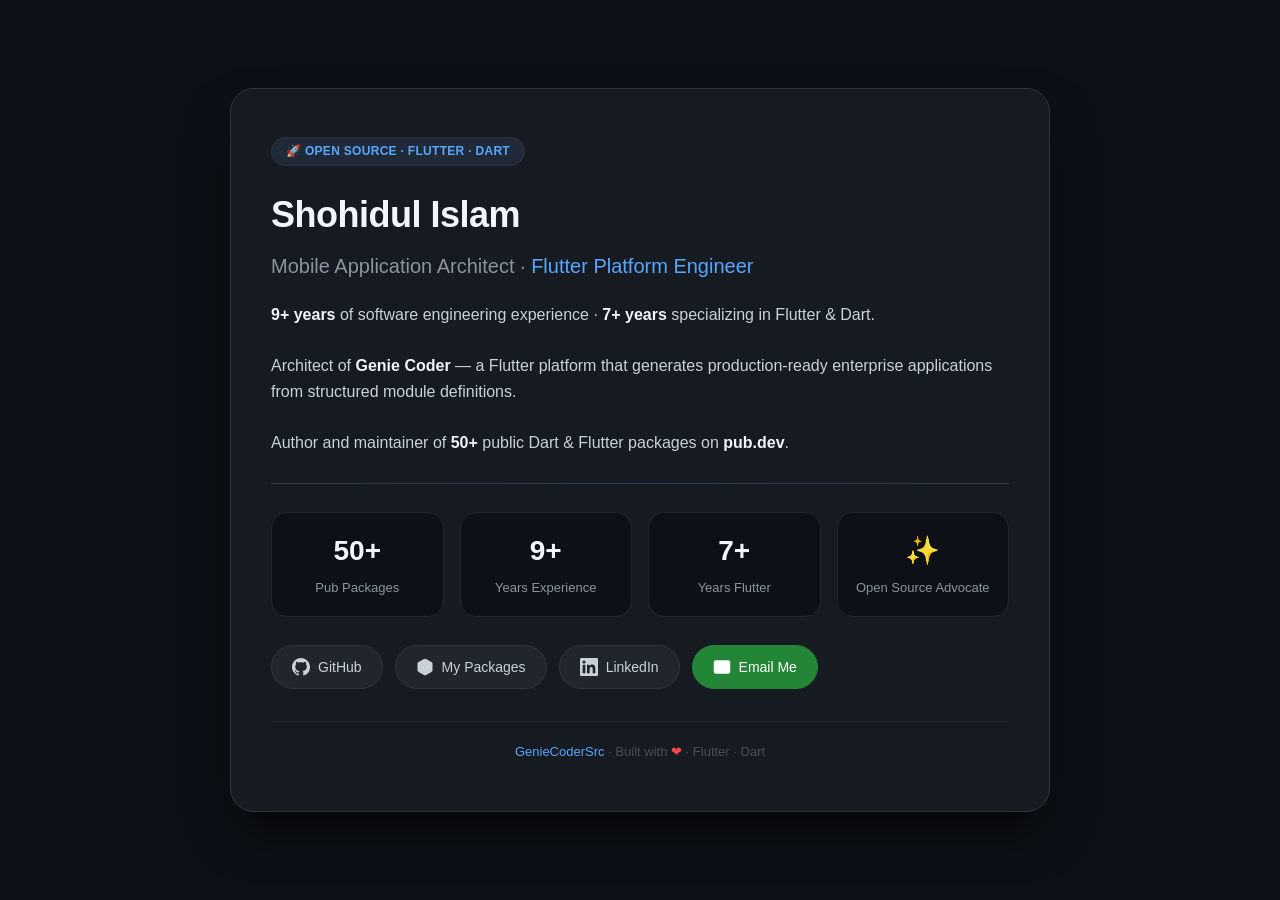
<file: index.html>
<!DOCTYPE html>
<html lang="en">
<head>
  <meta charset="UTF-8" />
  <meta name="viewport" content="width=device-width, initial-scale=1.0" />
  <title>Shohidul Islam | Flutter Platform Engineer</title>
  <meta name="description" content="Shohidul Islam — Mobile Application Architect & Flutter Platform Engineer. Author of 50+ pub.dev packages and creator of Genie Coder." />
  
  <meta property="og:title" content="Shohidul Islam | Flutter Platform Engineer" />
  <meta property="og:description" content="Mobile Application Architect & Flutter Platform Engineer. 50+ pub.dev packages. Creator of Genie Coder." />
  <meta property="og:url" content="https://geniecodersrc.github.io" />
  <meta property="og:type" content="website" />
  
  <style>
    /* ─── Reset & Base ─── */
    * {
      margin: 0;
      padding: 0;
      box-sizing: border-box;
    }

    body {
      font-family: -apple-system, BlinkMacSystemFont, 'Segoe UI', Roboto, Oxygen, Ubuntu, sans-serif;
      background: #0d1117;
      color: #e6edf3;
      min-height: 100vh;
      display: flex;
      align-items: center;
      justify-content: center;
      padding: 24px;
      line-height: 1.6;
    }

    /* ─── Card ─── */
    .card {
      max-width: 820px;
      width: 100%;
      background: #161b22;
      border: 1px solid #30363d;
      border-radius: 24px;
      padding: 48px 40px;
      box-shadow: 0 25px 50px -12px rgba(0, 0, 0, 0.8);
      transition: border-color 0.3s ease;
    }

    .card:hover {
      border-color: #58a6ff;
    }

    /* ─── Header ─── */
    .badge {
      display: inline-block;
      background: #1f2937;
      color: #58a6ff;
      font-size: 12px;
      font-weight: 600;
      padding: 4px 14px;
      border-radius: 20px;
      letter-spacing: 0.3px;
      text-transform: uppercase;
      margin-bottom: 20px;
      border: 1px solid #30363d;
    }

    h1 {
      font-size: 36px;
      font-weight: 700;
      letter-spacing: -0.5px;
      margin-bottom: 6px;
      color: #f0f6fc;
    }

    .title {
      font-size: 20px;
      font-weight: 400;
      color: #8b949e;
      margin-bottom: 20px;
    }

    .title span {
      color: #58a6ff;
      font-weight: 500;
    }

    /* ─── Divider ─── */
    .divider {
      height: 1px;
      background: linear-gradient(to right, #30363d, #58a6ff44, #30363d);
      margin: 24px 0 28px 0;
    }

    /* ─── Bio ─── */
    .bio {
      font-size: 16px;
      color: #c9d1d9;
      margin-bottom: 28px;
    }

    .bio strong {
      color: #f0f6fc;
    }

    /* ─── Stats Grid ─── */
    .stats {
      display: grid;
      grid-template-columns: repeat(auto-fit, minmax(140px, 1fr));
      gap: 16px;
      margin-bottom: 28px;
    }

    .stat-item {
      background: #0d1117;
      border: 1px solid #21262d;
      border-radius: 16px;
      padding: 16px 18px;
      text-align: center;
      transition: border-color 0.3s ease, transform 0.2s ease;
    }

    .stat-item:hover {
      border-color: #58a6ff;
      transform: translateY(-2px);
    }

    .stat-number {
      font-size: 28px;
      font-weight: 700;
      color: #f0f6fc;
      display: block;
    }

    .stat-label {
      font-size: 13px;
      color: #8b949e;
      font-weight: 400;
    }

    /* ─── Links ─── */
    .links {
      display: flex;
      flex-wrap: wrap;
      gap: 12px;
      margin-top: 8px;
    }

    .btn {
      display: inline-flex;
      align-items: center;
      gap: 8px;
      background: #21262d;
      color: #c9d1d9;
      padding: 10px 20px;
      border-radius: 40px;
      text-decoration: none;
      font-size: 14px;
      font-weight: 500;
      border: 1px solid #30363d;
      transition: background 0.25s ease, border-color 0.25s ease, color 0.25s ease;
    }

    .btn:hover {
      background: #30363d;
      border-color: #58a6ff;
      color: #f0f6fc;
    }

    .btn-primary {
      background: #238636;
      border-color: #238636;
      color: #fff;
    }

    .btn-primary:hover {
      background: #2ea043;
      border-color: #2ea043;
      color: #fff;
    }

    .btn svg {
      width: 18px;
      height: 18px;
      fill: currentColor;
      flex-shrink: 0;
    }

    /* ─── Footer ─── */
    .footer {
      margin-top: 32px;
      font-size: 13px;
      color: #484f58;
      text-align: center;
      border-top: 1px solid #21262d;
      padding-top: 20px;
    }

    .footer a {
      color: #58a6ff;
      text-decoration: none;
    }

    .footer a:hover {
      text-decoration: underline;
    }

    /* ─── Responsive ─── */
    @media (max-width: 600px) {
      body {
        padding: 16px;
      }
      
      .card {
        padding: 32px 24px;
      }

      h1 {
        font-size: 28px;
      }

      .title {
        font-size: 17px;
      }

      .bio {
        font-size: 15px;
      }

      .stats {
        grid-template-columns: repeat(2, 1fr);
      }

      .links {
        flex-direction: column;
      }

      .btn {
        justify-content: center;
        width: 100%;
      }
    }
  </style>
</head>

<body>
  <main class="card">

    <div class="badge">🚀 Open Source · Flutter · Dart</div>

    <h1>Shohidul Islam</h1>
    <div class="title">
      Mobile Application Architect · <span>Flutter Platform Engineer</span>
    </div>

    <div class="bio">
      <strong>9+ years</strong> of software engineering experience · 
      <strong>7+ years</strong> specializing in Flutter &amp; Dart.
      <br /><br />
      Architect of <strong>Genie Coder</strong> — a Flutter platform that generates
      production-ready enterprise applications from structured module definitions.
      <br /><br />
      Author and maintainer of <strong>50+</strong> public Dart &amp; Flutter packages
      on <strong>pub.dev</strong>.
    </div>

    <div class="divider"></div>

    <div class="stats">
      <div class="stat-item">
        <span class="stat-number">50+</span>
        <span class="stat-label">Pub Packages</span>
      </div>
      <div class="stat-item">
        <span class="stat-number">9+</span>
        <span class="stat-label">Years Experience</span>
      </div>
      <div class="stat-item">
        <span class="stat-number">7+</span>
        <span class="stat-label">Years Flutter</span>
      </div>
      <div class="stat-item">
        <span class="stat-number">✨</span>
        <span class="stat-label">Open Source Advocate</span>
      </div>
    </div>

    <div class="links">
      <a href="https://github.com/GenieCoderSrc" class="btn" target="_blank" rel="noopener noreferrer">
        <svg viewBox="0 0 16 16"><path d="M8 0C3.58 0 0 3.58 0 8c0 3.54 2.29 6.53 5.47 7.59.4.07.55-.17.55-.38 0-.19-.01-.82-.01-1.49-2.01.37-2.53-.49-2.69-.94-.09-.23-.48-.94-.82-1.13-.28-.15-.68-.52-.01-.53.63-.01 1.08.58 1.23.82.72 1.21 1.87.87 2.33.66.07-.52.28-.87.51-1.07-1.78-.2-3.64-.89-3.64-3.95 0-.87.31-1.59.82-2.15-.08-.2-.36-1.02.08-2.12 0 0 .67-.21 2.2.82.64-.18 1.32-.27 2-.27s1.36.09 2 .27c1.53-1.04 2.2-.82 2.2-.82.44 1.1.16 1.92.08 2.12.51.56.82 1.27.82 2.15 0 3.07-1.87 3.75-3.65 3.95.29.25.54.73.54 1.48 0 1.07-.01 1.93-.01 2.2 0 .21.15.46.55.38A8.013 8.013 0 0016 8c0-4.42-3.58-8-8-8z"/></svg>
        GitHub
      </a>

      <a href="packages.html" class="btn">
        <svg viewBox="0 0 24 24" fill="none" stroke="currentColor" stroke-width="2" stroke-linecap="round" stroke-linejoin="round"><path d="M21 16V8a2 2 0 0 0-1-1.73l-7-4a2 2 0 0 0-2 0l-7 4A2 2 0 0 0 3 8v8a2 2 0 0 0 1 1.73l7 4a2 2 0 0 0 2 0l7-4A2 2 0 0 0 21 16z"></path><polyline points="3.27 6.96 12 12.01 20.73 6.96"></polyline><line x1="12" y1="22.08" x2="12" y2="12"></line></svg>
        My Packages
      </a>

      <a href="https://www.linkedin.com/in/shohidul-islam-576753219" class="btn" target="_blank" rel="noopener noreferrer">
        <svg viewBox="0 0 24 24"><path d="M20.447 20.452h-3.554v-5.569c0-1.328-.027-3.037-1.852-3.037-1.853 0-2.136 1.445-2.136 2.939v5.667H9.351V9h3.414v1.561h.046c.477-.9 1.637-1.85 3.37-1.85 3.601 0 4.267 2.37 4.267 5.455v6.286zM5.337 7.433a2.062 2.062 0 01-2.063-2.065 2.064 2.064 0 112.063 2.065zm1.782 13.019H3.555V9h3.564v11.452zM22.225 0H1.771C.792 0 0 .774 0 1.729v20.542C0 23.227.792 24 1.771 24h20.451C23.2 24 24 23.227 24 22.271V1.729C24 .774 23.2 0 22.222 0h.003z"/></svg>
        LinkedIn
      </a>

      <a href="mailto:shohidul.exp@gmail.com" class="btn btn-primary">
        <svg viewBox="0 0 24 24" fill="none" stroke="currentColor" stroke-width="2" stroke-linecap="round" stroke-linejoin="round"><path d="M4 4h16c1.1 0 2 .9 2 2v12c0 1.1-.9 2-2 2H4c-1.1 0-2-.9-2-2V6c0-1.1.9-2 2-2z"/><polyline points="22,6 12,13 2,6"/></svg>
        Email Me
      </a>
    </div>

    <footer class="footer">
      <a href="https://github.com/GenieCoderSrc" target="_blank" rel="noopener noreferrer">GenieCoderSrc</a> ·
      Built with <span style="color:#ff4a4a;">❤</span> · Flutter · Dart
    </footer>

  </main>
</body>
</html>
</file>
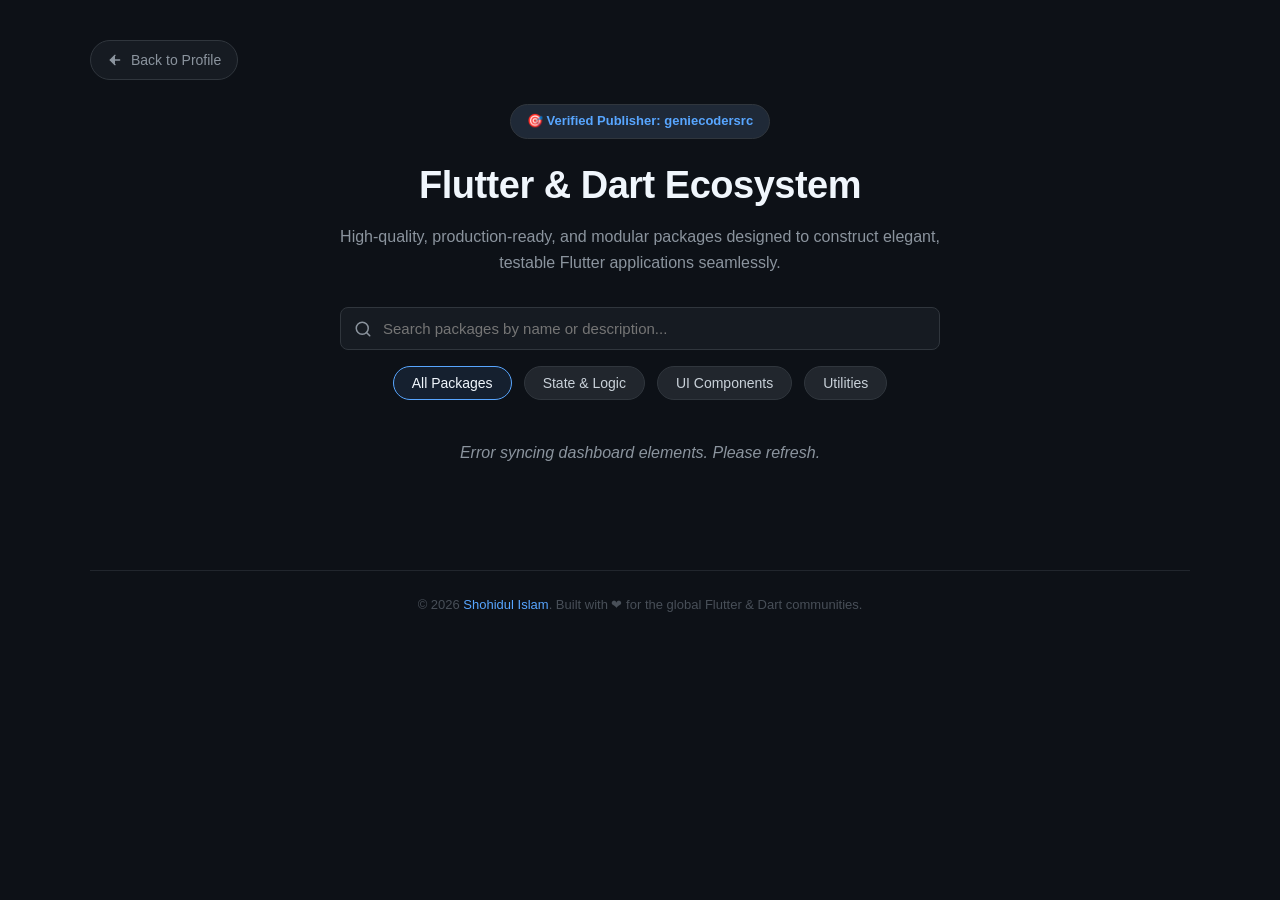
<file: packages.html>
<!DOCTYPE html>
<html lang="en">
<head>
  <meta charset="UTF-8" />
  <meta name="viewport" content="width=device-width, initial-scale=1.0" />
  <title>GenieCoderSrc | pub.dev Publisher Portfolio</title>
  <meta name="description" content="Explore published Dart & Flutter packages by GenieCoderSrc. Reusable components, state management engines, and modular tools." />
  
  <style>
    /* ─── Reset & Base ─── */
    * {
      margin: 0;
      padding: 0;
      box-sizing: border-box;
    }

    body {
      font-family: -apple-system, BlinkMacSystemFont, 'Segoe UI', Roboto, Oxygen, Ubuntu, sans-serif;
      background: #0d1117;
      color: #e6edf3;
      min-height: 100vh;
      padding: 40px 24px;
      line-height: 1.6;
    }

    .container {
      max-width: 1100px;
      margin: 0 auto;
    }

    /* ─── Back Navigation Button ─── */
    .back-nav {
      margin-bottom: 24px;
    }

    .btn-back {
      display: inline-flex;
      align-items: center;
      gap: 8px;
      background: #161b22;
      color: #8b949e;
      text-decoration: none;
      font-size: 14px;
      font-weight: 500;
      padding: 8px 16px;
      border-radius: 30px;
      border: 1px solid #30363d;
      transition: all 0.2s ease;
    }

    .btn-back:hover {
      border-color: #58a6ff;
      color: #f0f6fc;
      background: #21262d;
    }

    .btn-back svg {
      width: 16px;
      height: 16px;
      fill: currentColor;
    }

    /* ─── Publisher Header ─── */
    header {
      text-align: center;
      margin-bottom: 32px;
    }

    .publisher-badge {
      display: inline-flex;
      align-items: center;
      gap: 6px;
      background: #1f2937;
      color: #58a6ff;
      font-size: 13px;
      font-weight: 600;
      padding: 6px 16px;
      border-radius: 20px;
      border: 1px solid #30363d;
      margin-bottom: 16px;
      text-decoration: none;
    }

    .publisher-badge:hover {
      border-color: #58a6ff;
    }

    header h1 {
      font-size: 38px;
      font-weight: 800;
      color: #f0f6fc;
      letter-spacing: -0.5px;
      margin-bottom: 8px;
    }

    header p {
      font-size: 16px;
      color: #8b949e;
      max-width: 600px;
      margin: 0 auto;
    }

    /* ─── Search & Controls Area ─── */
    .controls-wrapper {
      max-width: 600px;
      margin: 0 auto 40px auto;
      display: flex;
      flex-direction: column;
      gap: 16px;
      align-items: center;
    }

    .search-container {
      width: 100%;
      position: relative;
    }

    .search-input {
      width: 100%;
      background: #161b22;
      color: #f0f6fc;
      border: 1px solid #30363d;
      padding: 12px 16px 12px 42px;
      border-radius: 8px;
      font-size: 15px;
      outline: none;
      transition: border-color 0.2s ease, box-shadow 0.2s ease;
    }

    .search-input:focus {
      border-color: #58a6ff;
      box-shadow: 0 0 0 3px rgba(88, 166, 255, 0.15);
    }

    .search-icon {
      position: absolute;
      left: 14px;
      top: 50%;
      transform: translateY(-50%);
      width: 18px;
      height: 18px;
      color: #8b949e;
      pointer-events: none;
    }

    /* ─── Filter Tabs ─── */
    .filters {
      display: flex;
      justify-content: center;
      gap: 12px;
      width: 100%;
      flex-wrap: wrap;
    }

    .filter-btn {
      background: #21262d;
      color: #c9d1d9;
      border: 1px solid #30363d;
      padding: 8px 18px;
      border-radius: 30px;
      font-size: 14px;
      font-weight: 500;
      cursor: pointer;
      transition: all 0.2s ease;
    }

    .filter-btn:hover, .filter-btn.active {
      background: #30363d;
      border-color: #58a6ff;
      color: #f0f6fc;
    }

    .filter-btn.active {
      background: #58a6ff1a;
    }

    /* ─── Status Message ─── */
    .loading-status {
      text-align: center;
      font-style: italic;
      color: #8b949e;
      margin: 40px 0;
    }

    /* ─── Package Grid ─── */
    .grid {
      display: grid;
      grid-template-columns: repeat(auto-fill, minmax(320px, 1fr));
      gap: 24px;
    }

    /* ─── Package Card ─── */
    .card {
      background: #161b22;
      border: 1px solid #30363d;
      border-radius: 16px;
      padding: 24px;
      display: flex;
      flex-direction: column;
      justify-content: space-between;
      min-height: 220px;
      transition: transform 0.2s ease, border-color 0.2s ease;
    }

    .card:hover {
      transform: translateY(-4px);
      border-color: #58a6ff;
    }

    .card-header {
      display: flex;
      justify-content: space-between;
      align-items: flex-start;
      margin-bottom: 12px;
    }

    .pkg-title {
      font-size: 18px;
      font-weight: 700;
      color: #58a6ff;
      text-decoration: none;
    }

    .pkg-title:hover {
      text-decoration: underline;
    }

    .pkg-desc {
      font-size: 14px;
      color: #c9d1d9;
      margin-bottom: 16px;
      flex-grow: 1;
    }

    /* Meta tags */
    .pkg-meta {
      display: flex;
      flex-wrap: wrap;
      gap: 8px;
      margin-bottom: 24px;
    }

    .tag {
      font-size: 11px;
      font-weight: 600;
      padding: 3px 8px;
      border-radius: 6px;
      text-transform: uppercase;
    }

    .tag-state { background: #1f2937; color: #ff7b72; }
    .tag-ui { background: #1f2937; color: #7ee787; }
    .tag-util { background: #1f2937; color: #d2a8ff; }

    /* Actions */
    .card-actions {
      display: flex;
      gap: 12px;
    }

    .btn-sm {
      flex: 1;
      display: inline-flex;
      align-items: center;
      justify-content: center;
      gap: 6px;
      background: #21262d;
      color: #c9d1d9;
      border: 1px solid #30363d;
      padding: 8px 12px;
      border-radius: 8px;
      text-decoration: none;
      font-size: 13px;
      font-weight: 500;
      transition: all 0.2s ease;
    }

    .btn-sm:hover {
      background: #30363d;
      border-color: #58a6ff;
      color: #f0f6fc;
    }

    .btn-sm svg {
      width: 14px;
      height: 14px;
      fill: currentColor;
    }

    /* ─── Footer ─── */
    footer {
      margin-top: 64px;
      padding-top: 24px;
      border-top: 1px solid #21262d;
      text-align: center;
      font-size: 13px;
      color: #484f58;
    }

    footer a {
      color: #58a6ff;
      text-decoration: none;
    }

    /* ─── Responsive ─── */
    @media (max-width: 600px) {
      body {
        padding: 24px 16px;
      }

      header h1 {
        font-size: 30px;
      }

      .controls-wrapper {
        margin-bottom: 24px;
      }

      .grid {
        grid-template-columns: 1fr;
      }
    }
  </style>
</head>
<body>

  <div class="container">
    
    <div class="back-nav">
      <a href="index.html" class="btn-back">
        <svg viewBox="0 0 24 24" fill="none" stroke="currentColor" stroke-width="2" stroke-linecap="round" stroke-linejoin="round"><line x1="19" y1="12" x2="5" y2="12"></line><polyline points="12 19 5 12 12 5"></polyline></svg>
        Back to Profile
      </a>
    </div>

    <header>
      <a href="https://pub.dev/publishers/geniecodersrc" class="publisher-badge" target="_blank" rel="noopener noreferrer">
        🎯 Verified Publisher: geniecodersrc
      </a>
      <h1>Flutter & Dart Ecosystem</h1>
      <p>High-quality, production-ready, and modular packages designed to construct elegant, testable Flutter applications seamlessly.</p>
    </header>

    <div class="controls-wrapper">
      <div class="search-container">
        <svg class="search-icon" viewBox="0 0 24 24" fill="none" stroke="currentColor" stroke-width="2" stroke-linecap="round" stroke-linejoin="round">
          <circle cx="11" cy="11" r="8"></circle><line x1="21" y1="21" x2="16.65" y2="16.65"></line>
        </svg>
        <input type="text" id="search-bar" class="search-input" placeholder="Search packages by name or description..." oninput="applyFilters()">
      </div>

      <div class="filters">
        <button class="filter-btn active" id="btn-all" onclick="changeCategory('all', event)">All Packages</button>
        <button class="filter-btn" onclick="changeCategory('state', event)">State & Logic</button>
        <button class="filter-btn" onclick="changeCategory('ui', event)">UI Components</button>
        <button class="filter-btn" onclick="changeCategory('util', event)">Utilities</button>
      </div>
    </div>

    <div id="loading-status" class="loading-status">Loading packages ecosystem from GitHub...</div>

    <main class="grid" id="packages-grid"></main>

    <footer>
      <p>&copy; 2026 <a href="index.html">Shohidul Islam</a>. Built with ❤ for the global Flutter & Dart communities.</p>
    </footer>
  </div>

  <script>
    const USER = 'GenieCoderSrc';
    const MONOREPO = 'pub_package_monorepo';
    
    // Explicit exclusion list to remove private/non-package entries
    const excludedRepos = [
      MONOREPO, 
      'geniecodersrc.github.io', 
      '.github', 
      'ape_kini', 
      'bakir_hishab',
      'icon_data_generator',
      'navigation_wihout_context'
    ];

    let currentCategory = 'all';

    function determineCategory(name) {
      const lowerName = name.toLowerCase();
      if (lowerName.includes('editor') || lowerName.includes('view') || lowerName.includes('toast') || lowerName.includes('ui')) {
        return 'ui';
      } else if (lowerName.includes('navigation') || lowerName.includes('context') || lowerName.includes('db') || lowerName.includes('state')) {
        return 'state';
      }
      return 'util';
    }

    function getMetaTags(category) {
      if (category === 'ui') return `<span class="tag tag-ui">UI Component</span>`;
      if (category === 'state') return `<span class="tag tag-state">State / Route</span>`;
      return `<span class="tag tag-util">Utility</span>`;
    }

    async function loadPublisherPackages() {
      const grid = document.getElementById('packages-grid');
      const status = document.getElementById('loading-status');
      let dataset = [];

      try {
        // 1. Safe scan monorepo packages directory
        try {
          const monoResponse = await fetch(`https://api.github.com/repos/${USER}/${MONOREPO}/contents/packages`);
          if (monoResponse.ok) {
            const contents = await monoResponse.json();
            if (Array.isArray(contents)) {
              contents.forEach(item => {
                if (item.type === 'dir') {
                  const cat = determineCategory(item.name);
                  let cleanPubName = item.name.replaceAll('-', '_');
                  if (item.name === 'navigation_wihout_context') cleanPubName = 'navigation_wihout_context';

                  dataset.push({
                    name: item.name,
                    desc: `Modular structural tool custom tailored for production deployments. Fully manageable within Flutter architectures.`,
                    category: cat,
                    repoUrl: `https://github.com/${USER}/${MONOREPO}/tree/main/packages/${item.name}`,
                    pubUrl: `https://pub.dev/packages/${cleanPubName}`
                  });
                }
              });
            }
          }
        } catch (mErr) {
          console.warn("Monorepo crawl skipped:", mErr.message);
        }

        // 2. Scan independent repositories
        const reposResponse = await fetch(`https://api.github.com/users/${USER}/repos?per_page=100`);
        if (reposResponse.ok) {
          const repos = await reposResponse.json();
          repos.forEach(repo => {
            if (!repo.fork && !excludedRepos.includes(repo.name)) {
              if (!dataset.some(p => p.name === repo.name)) {
                const cat = determineCategory(repo.name);
                let cleanPubName = repo.name.replaceAll('-', '_');
                if (repo.name === 'navigation_wihout_context') cleanPubName = 'navigation_wihout_context';

                dataset.push({
                  name: repo.name,
                  desc: repo.description || `High-performance standalone module ensuring high architectural cohesion and straightforward implementation APIs.`,
                  category: cat,
                  repoUrl: repo.html_url,
                  pubUrl: `https://pub.dev/packages/${cleanPubName}`
                });
              }
            }
          });
        }

        dataset.sort((a, b) => a.name.localeCompare(b.name));

        if (dataset.length === 0) {
          status.innerText = "No published items detected.";
          return;
        }

        // Render clean HTML structures
        grid.innerHTML = dataset.map(pkg => `
          <div class="card" data-category="${pkg.category}" data-name="${pkg.name.toLowerCase()}" data-desc="${pkg.desc.toLowerCase()}">
            <div>
              <div class="card-header">
                <a href="${pkg.pubUrl}" class="pkg-title" target="_blank" rel="noopener noreferrer">${pkg.name}</a>
              </div>
              <p class="pkg-desc">${pkg.desc}</p>
              <div class="pkg-meta">
                ${getMetaTags(pkg.category)}
              </div>
            </div>
            <div>
              <div class="card-actions">
                <a href="${pkg.repoUrl}" class="btn-sm" target="_blank" rel="noopener noreferrer">
                  <svg viewBox="0 0 16 16"><path d="M8 0C3.58 0 0 3.58 0 8c0 3.54 2.29 6.53 5.47 7.59.4.07.55-.17.55-.38 0-.19-.01-.82-.01-1.49-2.01.37-2.53-.49-2.69-.94-.09-.23-.48-.94-.82-1.13-.28-.15-.68-.52-.01-.53.63-.01 1.08.58 1.23.82.72 1.21 1.87.87 2.33.66.07-.52.28-.87.51-1.07-1.78-.2-3.64-.89-3.64-3.95 0-.87.31-1.59.82-2.15-.08-.2-.36-1.02.08-2.12 0 0 .67-.21 2.2.82.64-.18 1.32-.27 2-.27s1.36.09 2 .27c1.53-1.04 2.2-.82 2.2-.82.44 1.1.16 1.92.08 2.12.51.56.82 1.27.82 2.15 0 3.07-1.87 3.75-3.65 3.95.29.25.54.73.54 1.48 0 1.07-.01 1.93-.01 2.2 0 .21.15.46.55.38A8.013 8.013 0 0016 8c0-4.42-3.58-8-8-8z"/></svg>
                  GitHub
                </a>
                <a href="${pkg.pubUrl}" class="btn-sm" target="_blank" rel="noopener noreferrer">
                  pub.dev
                </a>
              </div>
            </div>
          </div>
        `).join('');

        status.style.display = 'none';

      } catch (err) {
        status.innerText = "Error syncing dashboard elements. Please refresh.";
        console.error(err);
      }
    }

    // Handles logic mapping tab conversions
    function changeCategory(category, event) {
      const buttons = document.querySelectorAll('.filter-btn');
      buttons.forEach(btn => btn.classList.remove('active'));
      if (event) event.target.classList.add('active');
      
      currentCategory = category;
      applyFilters();
    }

    // Combines search criteria matches alongside category filters simultaneously
    function applyFilters() {
      const searchQuery = document.getElementById('search-bar').value.toLowerCase().trim();
      const cards = document.querySelectorAll('.card');

      cards.forEach(card => {
        const matchesCategory = (currentCategory === 'all' || card.getAttribute('data-category') === currentCategory);
        const matchesSearch = (card.getAttribute('data-name').includes(searchQuery) || card.getAttribute('data-desc').includes(searchQuery));

        if (matchesCategory && matchesSearch) {
          card.style.display = 'flex';
        } else {
          card.style.display = 'none';
        }
      });
    }

    // Run core engine init
    loadPublisherPackages();
  </script>
</body>
</html>
</file>
